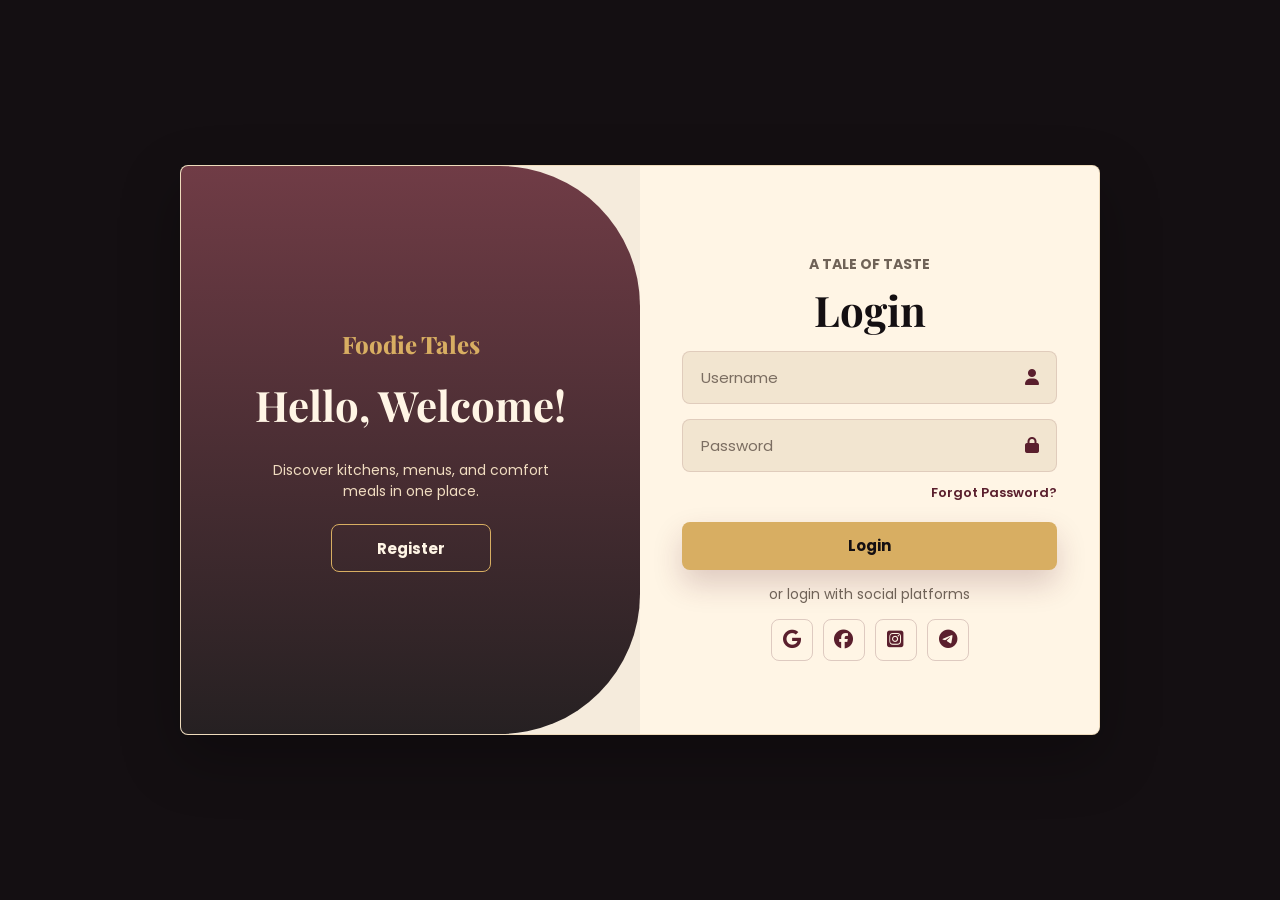
<file: index.html>
<!DOCTYPE html>
<html lang="en">
<head>
  <meta charset="UTF-8">
  <meta name="viewport" content="width=device-width, initial-scale=1.0">
  <title>Foodie Tales</title>
  <meta http-equiv="refresh" content="0; url=html/login.html">
  <link rel="canonical" href="html/login.html">
  <script>
    window.location.replace("html/login.html");
  </script>
</head>
<body>
  <p><a href="html/login.html">Continue to Foodie Tales</a></p>
</body>
</html>
</file>
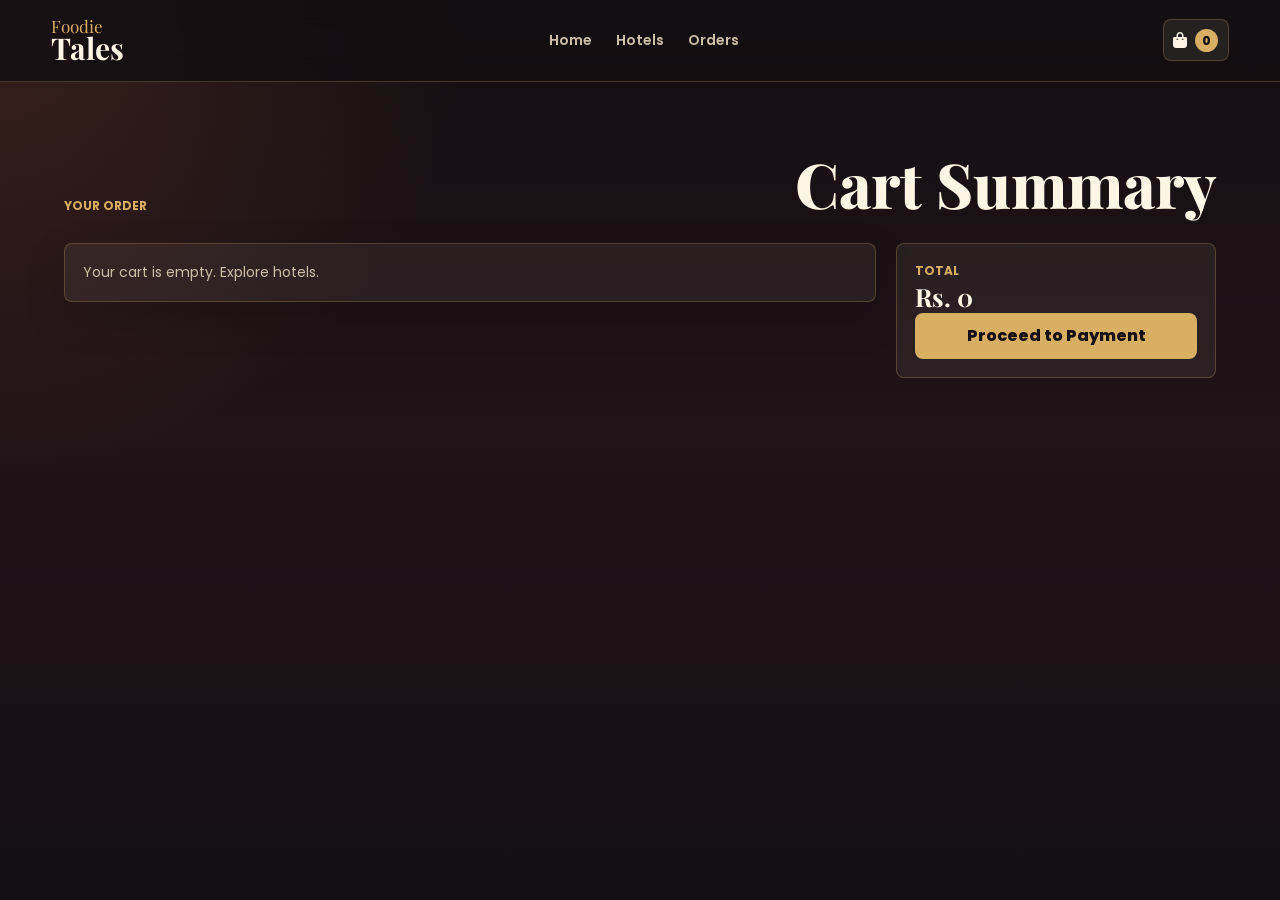
<file: html/cart.html>
<!DOCTYPE html>
<html lang="en">
<head>
  <meta charset="UTF-8">
  <meta name="viewport" content="width=device-width, initial-scale=1.0">
  <title>Foodie Tales | Cart</title>
  <link rel="stylesheet" href="https://cdnjs.cloudflare.com/ajax/libs/font-awesome/6.4.0/css/all.min.css">
  <link rel="stylesheet" href="../css/common.css">
  <link rel="stylesheet" href="../css/cart.css">
</head>
<body class="app-screen">
  <header class="site-header">
    <a class="logo" href="index.html"><span>Foodie</span><strong>Tales</strong></a>
    <nav class="top-nav">
      <a href="index.html">Home</a>
      <a href="resturant.html">Hotels</a>
      <a href="orders.html">Orders</a>
    </nav>
    <a class="header-cart" href="cart.html" aria-label="View cart"><i class="fa-solid fa-bag-shopping"></i><span data-cart-count>0</span></a>
  </header>

  <main class="page-section">
    <div class="section-heading">
      <p class="eyebrow">Your Order</p>
      <h1>Cart Summary</h1>
    </div>
    <section class="cart-page-grid">
      <div class="cart-card" id="cartList"></div>
      <aside class="cart-panel">
        <p class="eyebrow">Total</p>
        <h3 id="cartTotal">Rs. 0</h3>
        <a class="checkout-btn" href="payment.html">Proceed to Payment</a>
      </aside>
    </section>
  </main>

  <script src="../js/common.js"></script>
  <script src="../js/cart.js"></script>
</body>
</html>
</file>
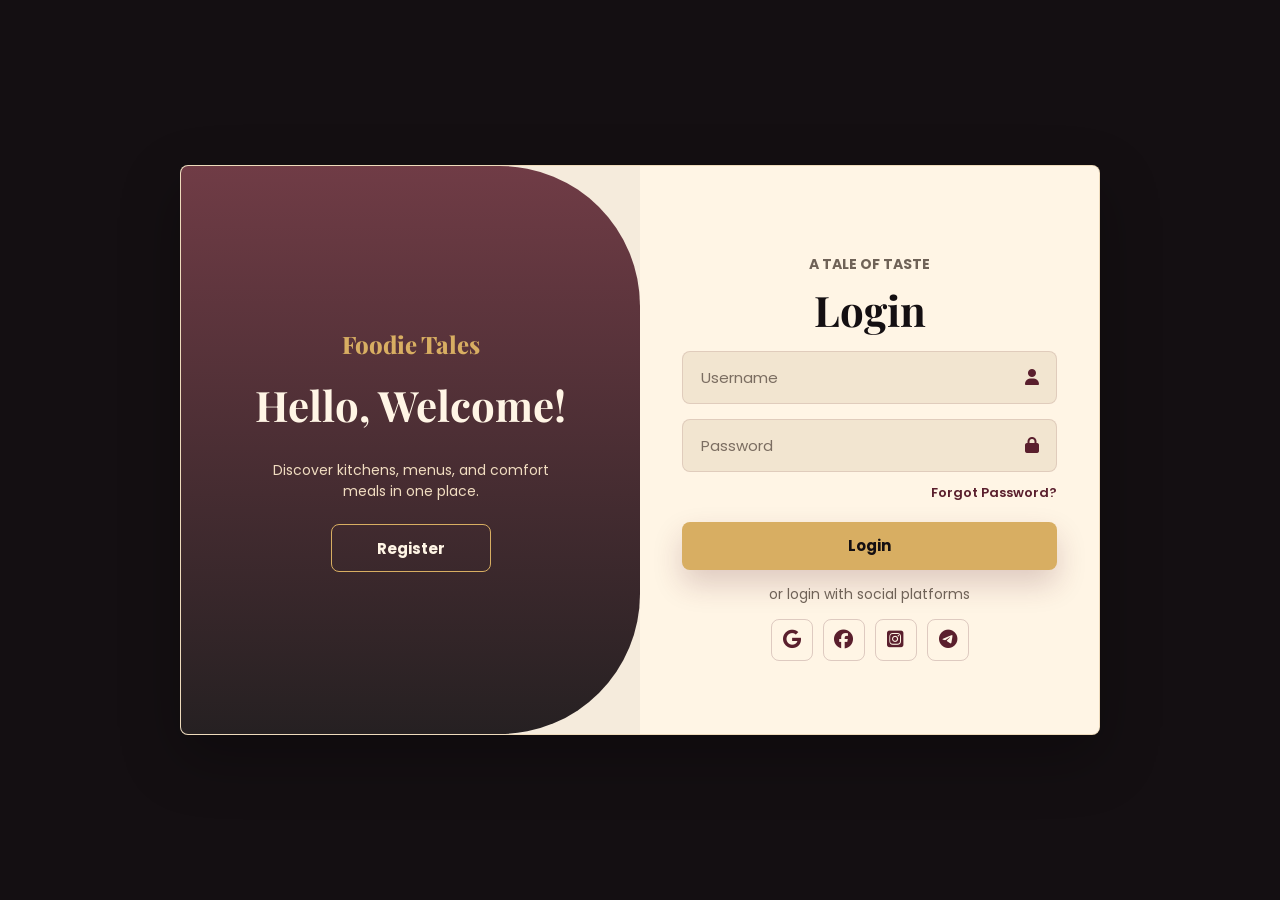
<file: html/login.html>
<!DOCTYPE html>
<html lang="en">
<head>
  <meta charset="UTF-8">
  <meta name="viewport" content="width=device-width, initial-scale=1.0">
  <title>Foodie Tales | Login</title>
  <link rel="stylesheet" href="https://cdnjs.cloudflare.com/ajax/libs/font-awesome/6.4.0/css/all.min.css">
  <link rel="stylesheet" href="../css/common.css">
  <link rel="stylesheet" href="../css/auth.css">
  <link rel="stylesheet" href="../css/login.css">
</head>
<body>
  <main class="auth-screen">
    <div class="container" id="authCard">
      <div class="form-box login">
        <form class="auth-form">
          <p class="eyebrow">A Tale of Taste</p>
          <h1>Login</h1>
          <div class="input-box">
            <input type="text" placeholder="Username" required>
            <i class="fa-solid fa-user"></i>
          </div>
          <div class="input-box">
            <input type="password" placeholder="Password" required>
            <i class="fa-solid fa-lock"></i>
          </div>
          <div class="forgot-link"><a href="#">Forgot Password?</a></div>
          <button type="submit" class="btn">Login</button>
          <p>or login with social platforms</p>
          <div class="social-icons">
            <a href="#" aria-label="Google"><i class="fa-brands fa-google"></i></a>
            <a href="#" aria-label="Facebook"><i class="fa-brands fa-facebook"></i></a>
            <a href="#" aria-label="Instagram"><i class="fa-brands fa-square-instagram"></i></a>
            <a href="#" aria-label="Telegram"><i class="fa-brands fa-telegram"></i></a>
          </div>
        </form>
      </div>

      <div class="form-box register">
        <form class="auth-form">
          <p class="eyebrow">Join the Table</p>
          <h1>Register</h1>
          <div class="input-box">
            <input type="text" placeholder="Username" required>
            <i class="fa-solid fa-user"></i>
          </div>
          <div class="input-box">
            <input type="email" placeholder="Email" required>
            <i class="fa-solid fa-envelope"></i>
          </div>
          <div class="input-box">
            <input type="password" placeholder="Password" required>
            <i class="fa-solid fa-lock"></i>
          </div>
          <div class="input-box">
            <input type="tel" placeholder="Phone Number" required>
            <i class="fa-solid fa-phone"></i>
          </div>
          <button type="submit" class="btn">Register</button>
          <p>or register with social platforms</p>
          <div class="social-icons">
            <a href="#" aria-label="Google"><i class="fa-brands fa-google"></i></a>
            <a href="#" aria-label="Facebook"><i class="fa-brands fa-facebook"></i></a>
            <a href="#" aria-label="Instagram"><i class="fa-brands fa-square-instagram"></i></a>
            <a href="#" aria-label="Telegram"><i class="fa-brands fa-telegram"></i></a>
          </div>
        </form>
      </div>

      <div class="toggle-box">
        <div class="toggle-panel toggle-left">
          <span class="brand-mark">Foodie Tales</span>
          <h1>Hello, Welcome!</h1>
          <p>Discover kitchens, menus, and comfort meals in one place.</p>
          <button class="btn register-btn">Register</button>
        </div>
        <div class="toggle-panel toggle-right">
          <span class="brand-mark">Foodie Tales</span>
          <h1>Welcome Back!</h1>
          <p>Already have an account? Login here.</p>
          <button class="btn login-btn">Login</button>
        </div>
      </div>
    </div>
  </main>

  <script src="../js/login.js"></script>
</body>
</html>
</file>
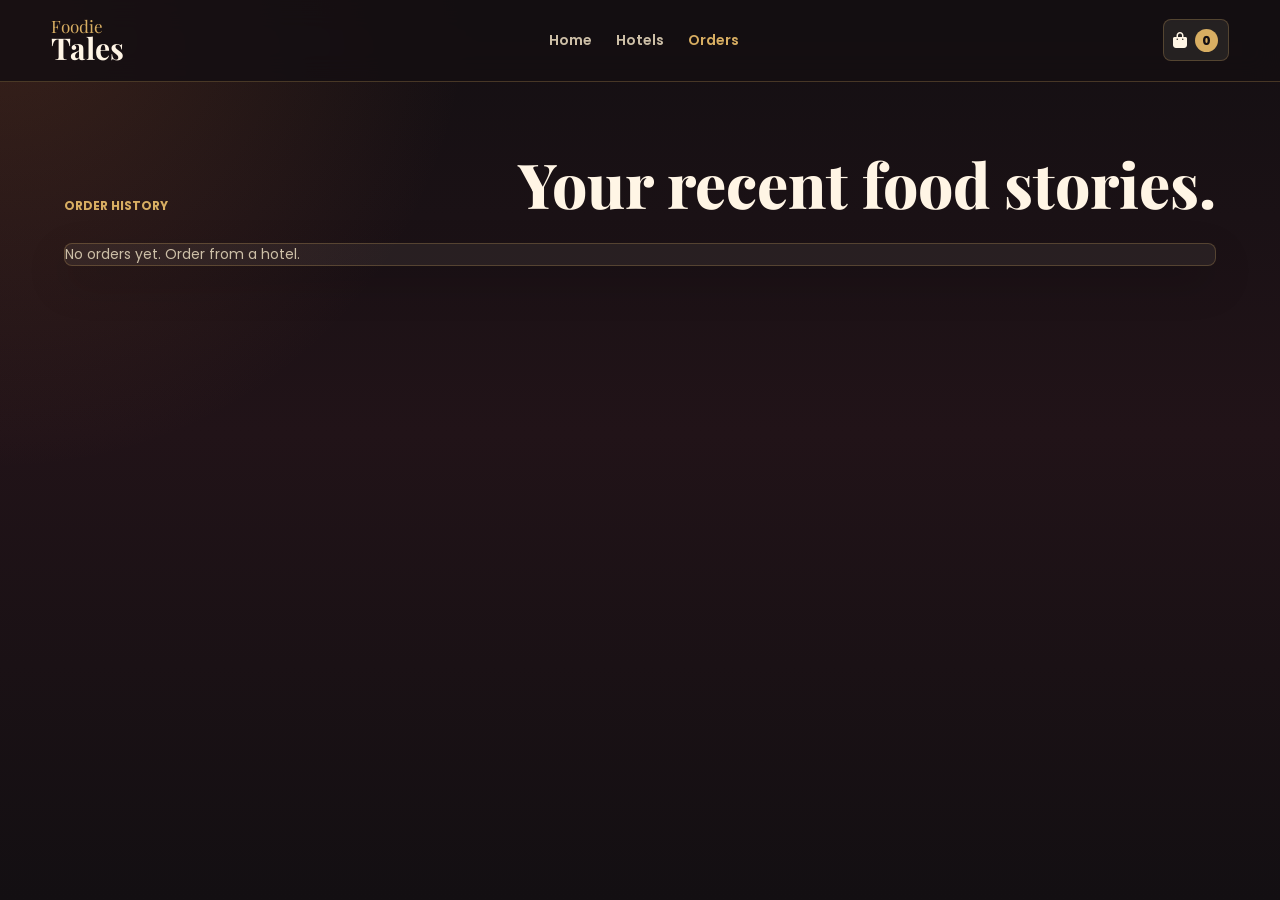
<file: html/orders.html>
<!DOCTYPE html>
<html lang="en">
<head>
  <meta charset="UTF-8">
  <meta name="viewport" content="width=device-width, initial-scale=1.0">
  <title>Foodie Tales | Orders</title>
  <link rel="stylesheet" href="https://cdnjs.cloudflare.com/ajax/libs/font-awesome/6.4.0/css/all.min.css">
  <link rel="stylesheet" href="../css/common.css">
  <link rel="stylesheet" href="../css/orders.css">
</head>
<body class="app-screen">
  <header class="site-header">
    <a class="logo" href="index.html"><span>Foodie</span><strong>Tales</strong></a>
    <nav class="top-nav">
      <a href="index.html">Home</a>
      <a href="resturant.html">Hotels</a>
      <a class="active" href="orders.html">Orders</a>
    </nav>
    <a class="header-cart" href="cart.html" aria-label="View cart"><i class="fa-solid fa-bag-shopping"></i><span data-cart-count>0</span></a>
  </header>

  <main class="page-section">
    <div class="section-heading">
      <p class="eyebrow">Order History</p>
      <h1>Your recent food stories.</h1>
    </div>
    <div class="orders-list" id="ordersList"></div>
  </main>

  <script src="../js/common.js"></script>
  <script src="../js/orders.js"></script>
</body>
</html>
</file>
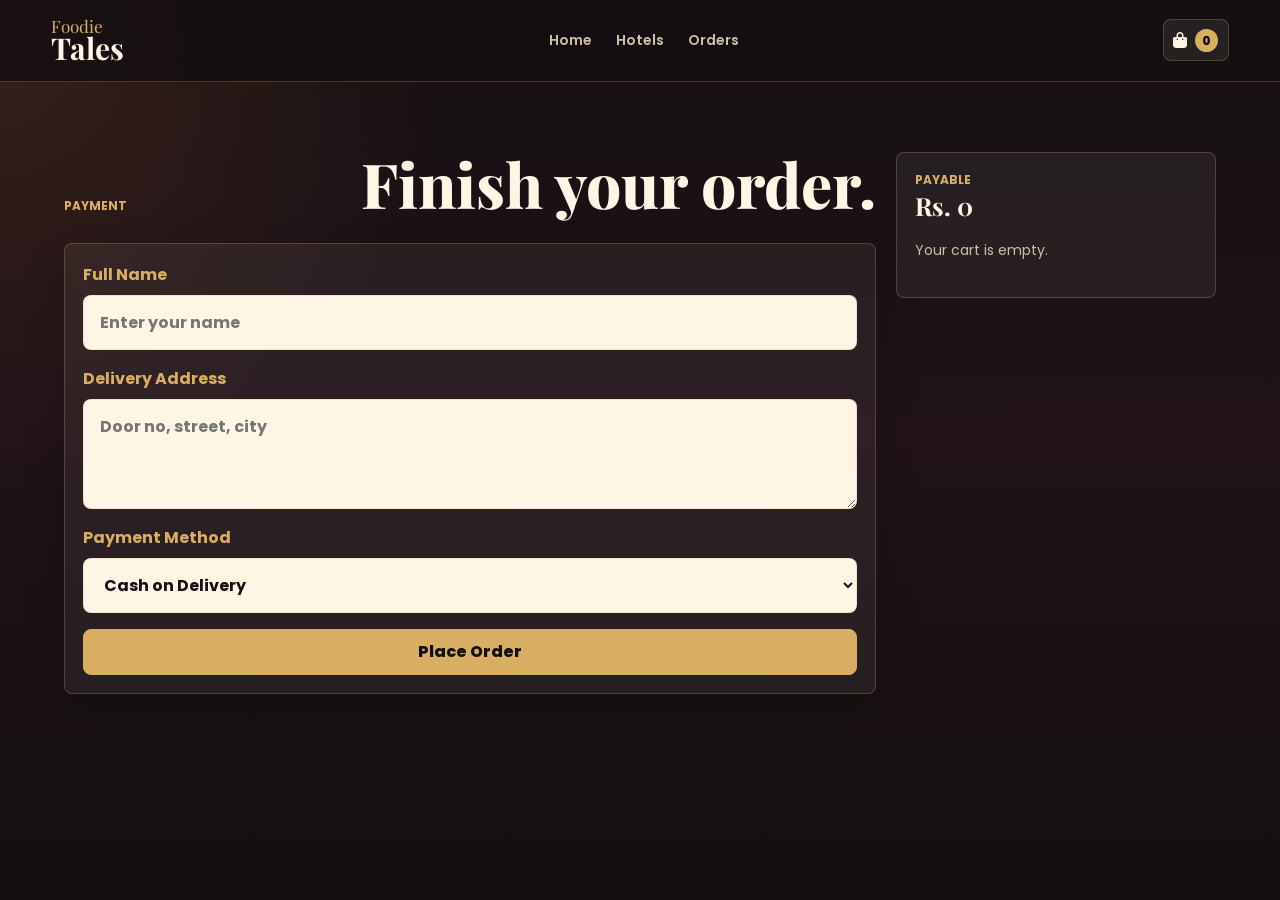
<file: html/payment.html>
<!DOCTYPE html>
<html lang="en">
<head>
  <meta charset="UTF-8">
  <meta name="viewport" content="width=device-width, initial-scale=1.0">
  <title>Foodie Tales | Payment</title>
  <link rel="stylesheet" href="https://cdnjs.cloudflare.com/ajax/libs/font-awesome/6.4.0/css/all.min.css">
  <link rel="stylesheet" href="../css/common.css">
  <link rel="stylesheet" href="../css/payment.css">
</head>
<body class="app-screen">
  <header class="site-header">
    <a class="logo" href="index.html"><span>Foodie</span><strong>Tales</strong></a>
    <nav class="top-nav">
      <a href="index.html">Home</a>
      <a href="resturant.html">Hotels</a>
      <a href="orders.html">Orders</a>
    </nav>
    <a class="header-cart" href="cart.html" aria-label="View cart"><i class="fa-solid fa-bag-shopping"></i><span data-cart-count>0</span></a>
  </header>

  <main class="page-section payment-page-grid">
    <section>
      <div class="section-heading">
        <p class="eyebrow">Payment</p>
        <h1>Finish your order.</h1>
      </div>
      <form class="payment-card form-grid" id="paymentForm">
        <label>Full Name<input name="name" type="text" required placeholder="Enter your name"></label>
        <label>Delivery Address<textarea name="address" required placeholder="Door no, street, city"></textarea></label>
        <label>Payment Method<select name="paymentMethod" required><option>Cash on Delivery</option><option>UPI</option><option>Card</option></select></label>
        <button class="button" type="submit">Place Order</button>
      </form>
    </section>
    <aside class="cart-panel">
      <p class="eyebrow">Payable</p>
      <h3 id="paymentTotal">Rs. 0</h3>
      <div id="paymentItems" class="cart-items"></div>
    </aside>
  </main>

  <script src="../js/common.js"></script>
  <script src="../js/payment.js"></script>
</body>
</html>
</file>
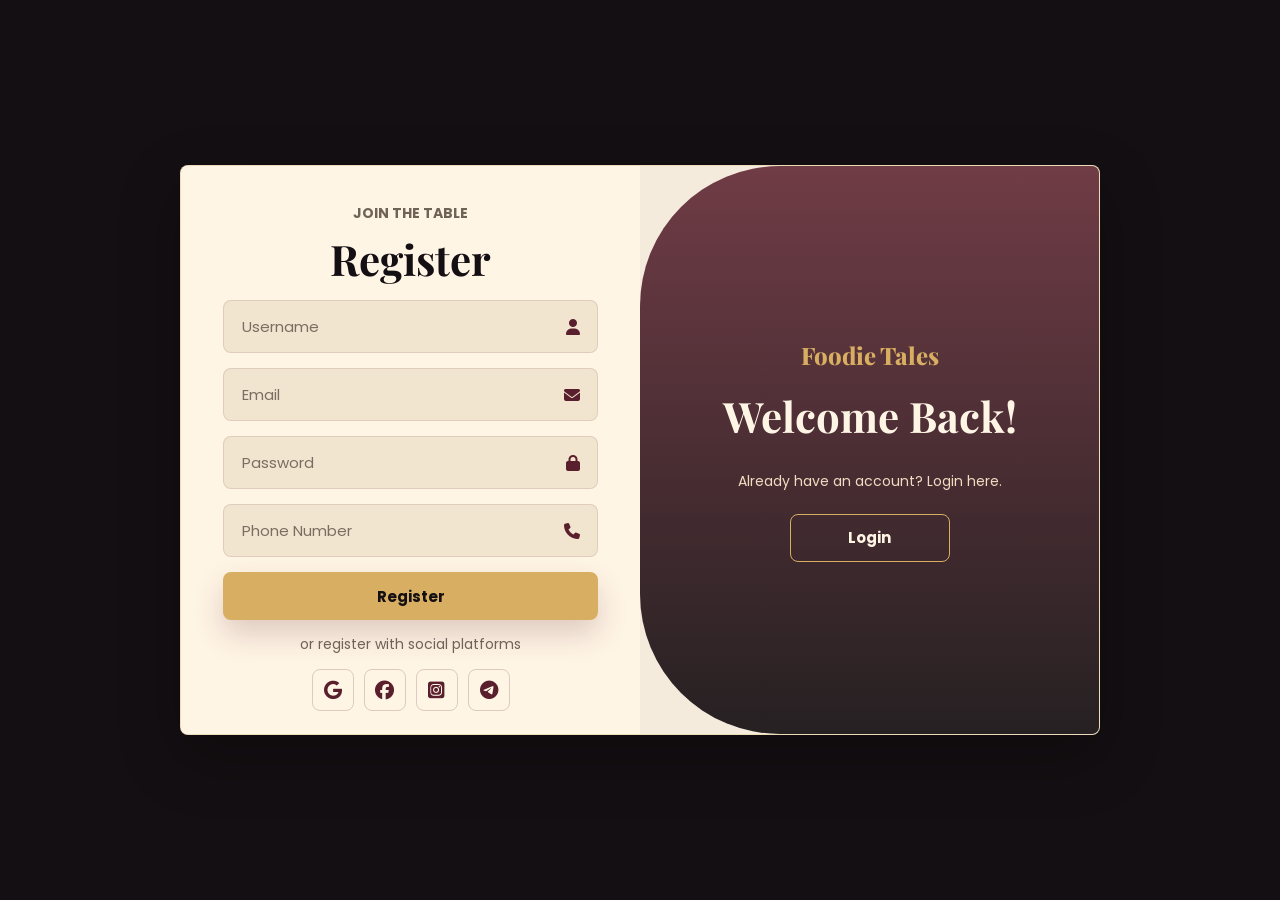
<file: html/register.html>
<!DOCTYPE html>
<html lang="en">
<head>
  <meta charset="UTF-8">
  <meta name="viewport" content="width=device-width, initial-scale=1.0">
  <title>Foodie Tales | Register</title>
  <link rel="stylesheet" href="https://cdnjs.cloudflare.com/ajax/libs/font-awesome/6.4.0/css/all.min.css">
  <link rel="stylesheet" href="../css/common.css">
  <link rel="stylesheet" href="../css/auth.css">
  <link rel="stylesheet" href="../css/register.css">
</head>
<body>
  <main class="auth-screen">
    <div class="container active" id="authCard">
      <div class="form-box login">
        <form class="auth-form">
          <p class="eyebrow">A Tale of Taste</p>
          <h1>Login</h1>
          <div class="input-box">
            <input type="text" placeholder="Username" required>
            <i class="fa-solid fa-user"></i>
          </div>
          <div class="input-box">
            <input type="password" placeholder="Password" required>
            <i class="fa-solid fa-lock"></i>
          </div>
          <div class="forgot-link"><a href="#">Forgot Password?</a></div>
          <button type="submit" class="btn">Login</button>
          <p>or login with social platforms</p>
          <div class="social-icons">
            <a href="#" aria-label="Google"><i class="fa-brands fa-google"></i></a>
            <a href="#" aria-label="Facebook"><i class="fa-brands fa-facebook"></i></a>
            <a href="#" aria-label="Instagram"><i class="fa-brands fa-square-instagram"></i></a>
            <a href="#" aria-label="Telegram"><i class="fa-brands fa-telegram"></i></a>
          </div>
        </form>
      </div>

      <div class="form-box register">
        <form class="auth-form">
          <p class="eyebrow">Join the Table</p>
          <h1>Register</h1>
          <div class="input-box">
            <input type="text" placeholder="Username" required>
            <i class="fa-solid fa-user"></i>
          </div>
          <div class="input-box">
            <input type="email" placeholder="Email" required>
            <i class="fa-solid fa-envelope"></i>
          </div>
          <div class="input-box">
            <input type="password" placeholder="Password" required>
            <i class="fa-solid fa-lock"></i>
          </div>
          <div class="input-box">
            <input type="tel" placeholder="Phone Number" required>
            <i class="fa-solid fa-phone"></i>
          </div>
          <button type="submit" class="btn">Register</button>
          <p>or register with social platforms</p>
          <div class="social-icons">
            <a href="#" aria-label="Google"><i class="fa-brands fa-google"></i></a>
            <a href="#" aria-label="Facebook"><i class="fa-brands fa-facebook"></i></a>
            <a href="#" aria-label="Instagram"><i class="fa-brands fa-square-instagram"></i></a>
            <a href="#" aria-label="Telegram"><i class="fa-brands fa-telegram"></i></a>
          </div>
        </form>
      </div>

      <div class="toggle-box">
        <div class="toggle-panel toggle-left">
          <span class="brand-mark">Foodie Tales</span>
          <h1>Hello, Welcome!</h1>
          <p>Discover kitchens, menus, and comfort meals in one place.</p>
          <button class="btn register-btn">Register</button>
        </div>
        <div class="toggle-panel toggle-right">
          <span class="brand-mark">Foodie Tales</span>
          <h1>Welcome Back!</h1>
          <p>Already have an account? Login here.</p>
          <button class="btn login-btn">Login</button>
        </div>
      </div>
    </div>
  </main>

  <script src="../js/register.js"></script>
</body>
</html>
</file>
<file: css/common.css>
@import url("https://fonts.googleapis.com/css2?family=Playfair+Display:wght@600;700;800&family=Poppins:wght@300;400;500;600;700&display=swap");

:root {
  --ink: #140f12;
  --ink-soft: #21181c;
  --wine: #5a1f2d;
  --terracotta: #b65f35;
  --gold: #d8ae62;
  --cream: #fff5e5;
  --muted: #cdbfa7;
  --line: rgba(216, 174, 98, 0.26);
  --shadow: 0 22px 60px rgba(0, 0, 0, 0.28);
}

* {
  box-sizing: border-box;
  margin: 0;
  padding: 0;
}

html {
  scroll-behavior: smooth;
}

body {
  min-height: 100vh;
  color: var(--cream);
  background: var(--ink);
  font-family: "Poppins", sans-serif;
}

a {
  color: inherit;
  text-decoration: none;
}

button,
input,
select,
textarea {
  font: inherit;
}

button {
  cursor: pointer;
}

.eyebrow {
  color: var(--gold);
  font-size: 12px;
  font-weight: 700;
  text-transform: uppercase;
}

.app-screen {
  min-height: 100vh;
  background:
    radial-gradient(circle at top left, rgba(182, 95, 53, 0.22), transparent 30%),
    linear-gradient(180deg, #130f12 0%, #211318 48%, #130f12 100%);
}

.site-header {
  position: sticky;
  top: 0;
  z-index: 20;
  display: flex;
  align-items: center;
  justify-content: space-between;
  gap: 22px;
  padding: 18px clamp(18px, 4vw, 56px);
  border-bottom: 1px solid var(--line);
  background: rgba(20, 15, 18, 0.86);
  backdrop-filter: blur(14px);
}

.logo {
  display: inline-flex;
  flex-direction: column;
  color: var(--cream);
  font-family: "Playfair Display", serif;
  line-height: 0.95;
}

.logo span {
  color: var(--gold);
  font-size: 17px;
}

.logo strong {
  font-size: 30px;
}

.top-nav {
  display: flex;
  gap: 24px;
  color: var(--muted);
  font-size: 14px;
  font-weight: 600;
}

.top-nav a:hover,
.top-nav a.active {
  color: var(--gold);
}

.header-cart,
.back-button,
.hero-action,
.checkout-btn,
.add-btn,
.category-pill,
.button {
  display: inline-flex;
  align-items: center;
  justify-content: center;
  gap: 8px;
  border-radius: 8px;
  border: 1px solid var(--line);
}

.header-cart {
  min-width: 66px;
  height: 42px;
  color: var(--cream);
  background: rgba(255, 245, 229, 0.08);
}

.header-cart span {
  color: var(--ink);
  min-width: 23px;
  height: 23px;
  border-radius: 50%;
  background: var(--gold);
  font-size: 12px;
  font-weight: 800;
  line-height: 23px;
  text-align: center;
}

.button {
  min-height: 46px;
  padding: 0 20px;
  color: var(--ink);
  border-color: var(--gold);
  background: var(--gold);
  font-weight: 800;
}

.hero {
  position: relative;
  min-height: 660px;
  display: grid;
  align-items: end;
  padding: 112px clamp(20px, 6vw, 80px) 76px;
  overflow: hidden;
}

.hero-media {
  position: absolute;
  inset: 0;
  background:
    linear-gradient(90deg, rgba(20, 15, 18, 0.94) 0%, rgba(20, 15, 18, 0.58) 48%, rgba(20, 15, 18, 0.18) 100%),
    url("https://images.unsplash.com/photo-1567188040759-fb8a883dc6d8?auto=format&fit=crop&w=1800&q=80") center/cover;
}

.hero-content {
  position: relative;
  max-width: 740px;
}

.hero-content h1,
.section-heading h1,
.section-heading h2,
.menu-hero h2,
.footer h2 {
  font-family: "Playfair Display", serif;
  font-weight: 800;
  line-height: 1.02;
}

.hero-content h1 {
  margin: 16px 0 20px;
  font-size: clamp(48px, 8vw, 96px);
}

.hero-content p:not(.eyebrow) {
  max-width: 610px;
  color: #ead7bb;
  font-size: 18px;
  line-height: 1.8;
}

.hero-action {
  width: fit-content;
  min-height: 50px;
  margin-top: 28px;
  padding: 0 22px;
  color: var(--ink);
  background: var(--gold);
  font-weight: 800;
}

.hero-note {
  position: absolute;
  right: clamp(18px, 5vw, 70px);
  bottom: 58px;
  display: grid;
  width: 152px;
  height: 152px;
  place-items: center;
  padding: 20px;
  border: 1px solid var(--line);
  border-radius: 50%;
  background: rgba(20, 15, 18, 0.72);
  text-align: center;
}

.hero-note span {
  color: var(--gold);
  font-family: "Playfair Display", serif;
  font-size: 46px;
  font-weight: 800;
}

.hero-note small {
  color: var(--muted);
}

.intro-band {
  display: grid;
  grid-template-columns: repeat(4, 1fr);
  border-block: 1px solid var(--line);
  background: rgba(255, 245, 229, 0.04);
}

.intro-band p {
  padding: 18px;
  color: var(--gold);
  border-right: 1px solid var(--line);
  text-align: center;
  font-weight: 700;
}

.intro-band p:last-child {
  border-right: 0;
}

.content-section,
.menu-view,
.footer,
.page-section {
  padding: 70px clamp(18px, 5vw, 70px);
}

.section-heading {
  display: flex;
  align-items: end;
  justify-content: space-between;
  gap: 24px;
  margin-bottom: 28px;
}

.section-heading h1,
.section-heading h2 {
  max-width: 760px;
  font-size: clamp(34px, 5vw, 62px);
}

.hotel-grid,
.signature-grid {
  display: grid;
  grid-template-columns: repeat(3, minmax(0, 1fr));
  gap: 20px;
}

.hotel-card,
.dish-card,
.signature-card,
.cart-card,
.order-card,
.payment-card {
  overflow: hidden;
  border: 1px solid var(--line);
  border-radius: 8px;
  background: rgba(255, 245, 229, 0.06);
  box-shadow: 0 16px 40px rgba(0, 0, 0, 0.18);
}

.hotel-card {
  color: inherit;
  text-align: left;
  transition: transform 0.2s ease, border-color 0.2s ease;
}

.hotel-card:hover {
  transform: translateY(-4px);
  border-color: var(--gold);
}

.hotel-card img,
.signature-card img,
.dish-card img {
  display: block;
  width: 100%;
  object-fit: cover;
}

.hotel-card img,
.signature-card img {
  height: 230px;
}

.card-body {
  padding: 18px;
}

.card-meta {
  display: flex;
  align-items: center;
  justify-content: space-between;
  gap: 12px;
  margin-bottom: 10px;
  color: var(--gold);
  font-size: 13px;
  font-weight: 700;
}

.card-body h3,
.cart-panel h3 {
  color: var(--cream);
  font-family: "Playfair Display", serif;
  font-size: 25px;
}

.card-body p {
  margin: 10px 0 16px;
  color: var(--muted);
  line-height: 1.65;
}

.tag-row {
  display: flex;
  flex-wrap: wrap;
  gap: 8px;
}

.tag-row span {
  padding: 7px 10px;
  color: #f4dec0;
  border: 1px solid rgba(216, 174, 98, 0.24);
  border-radius: 999px;
  background: rgba(216, 174, 98, 0.08);
  font-size: 12px;
}

.menu-view {
  border-top: 1px solid var(--line);
  background: #170f13;
}

.back-button {
  min-height: 42px;
  margin-bottom: 22px;
  padding: 0 16px;
  color: var(--cream);
  background: rgba(255, 245, 229, 0.08);
}

.menu-hero {
  min-height: 310px;
  display: flex;
  align-items: end;
  padding: 30px;
  border: 1px solid var(--line);
  border-radius: 8px;
  background-position: center;
  background-size: cover;
  box-shadow: var(--shadow);
}

.menu-hero-content {
  max-width: 680px;
}

.menu-hero h2 {
  margin: 8px 0 10px;
  font-size: clamp(38px, 5vw, 68px);
}

.menu-hero p {
  color: #ead7bb;
  line-height: 1.7;
}

.menu-layout {
  display: grid;
  grid-template-columns: 210px minmax(0, 1fr) 290px;
  gap: 20px;
  margin-top: 22px;
  align-items: start;
}

.category-panel,
.cart-panel {
  position: sticky;
  top: 92px;
  padding: 18px;
  border: 1px solid var(--line);
  border-radius: 8px;
  background: rgba(255, 245, 229, 0.06);
}

.category-list {
  display: grid;
  gap: 10px;
  margin-top: 14px;
}

.category-pill {
  min-height: 42px;
  padding: 0 14px;
  color: var(--muted);
  background: transparent;
  text-align: left;
}

.category-pill.active,
.category-pill:hover {
  color: var(--ink);
  border-color: var(--gold);
  background: var(--gold);
}

.menu-items {
  display: grid;
  grid-template-columns: repeat(2, minmax(0, 1fr));
  gap: 16px;
}

.dish-card {
  display: grid;
  grid-template-columns: 132px minmax(0, 1fr);
  min-height: 166px;
}

.dish-card img {
  height: 100%;
  min-height: 166px;
}

.dish-card .card-body {
  display: flex;
  flex-direction: column;
}

.dish-card h3 {
  font-size: 21px;
}

.price-line {
  display: flex;
  align-items: center;
  justify-content: space-between;
  gap: 12px;
  margin-top: auto;
}

.price-line strong {
  color: var(--gold);
  font-size: 18px;
}

.add-btn {
  min-height: 38px;
  padding: 0 12px;
  color: var(--ink);
  border-color: var(--gold);
  background: var(--gold);
  font-weight: 800;
}

.cart-items {
  display: grid;
  gap: 10px;
  margin: 18px 0;
}

.empty-cart,
.cart-line {
  color: var(--muted);
  font-size: 14px;
  line-height: 1.5;
}

.cart-line {
  display: flex;
  justify-content: space-between;
  gap: 12px;
  padding-bottom: 10px;
  border-bottom: 1px solid rgba(216, 174, 98, 0.16);
}

.cart-total {
  display: flex;
  justify-content: space-between;
  margin: 18px 0;
  padding-top: 16px;
  border-top: 1px solid var(--line);
}

.cart-total strong {
  color: var(--gold);
}

.checkout-btn {
  width: 100%;
  min-height: 46px;
  color: var(--ink);
  border: 0;
  background: var(--gold);
  font-weight: 800;
}

.form-grid {
  display: grid;
  gap: 16px;
}

.form-grid label {
  display: grid;
  gap: 8px;
  color: var(--gold);
  font-weight: 700;
}

.form-grid input,
.form-grid textarea,
.form-grid select {
  width: 100%;
  padding: 14px 16px;
  color: var(--ink);
  border: 1px solid var(--line);
  border-radius: 8px;
  outline: none;
  background: var(--cream);
}

.form-grid textarea {
  min-height: 110px;
  resize: vertical;
}

.footer {
  display: flex;
  align-items: end;
  justify-content: space-between;
  gap: 24px;
  border-top: 1px solid var(--line);
  background: #110d10;
}

.footer h2 {
  max-width: 640px;
  margin-top: 10px;
  font-size: clamp(30px, 5vw, 56px);
}

.footer p:last-child {
  color: var(--muted);
}

@media screen and (max-width: 1080px) {
  .hotel-grid,
  .signature-grid {
    grid-template-columns: repeat(2, minmax(0, 1fr));
  }

  .menu-layout {
    grid-template-columns: 180px minmax(0, 1fr);
  }

  .cart-panel {
    position: static;
    grid-column: 1 / -1;
  }
}

@media screen and (max-width: 760px) {
  .site-header {
    align-items: start;
  }

  .top-nav {
    display: none;
  }

  .hero {
    min-height: 610px;
    padding-top: 86px;
  }

  .hero-note {
    position: relative;
    right: auto;
    bottom: auto;
    width: 118px;
    height: 118px;
    margin-top: 28px;
  }

  .hero-note span {
    font-size: 34px;
  }

  .intro-band,
  .hotel-grid,
  .signature-grid,
  .menu-layout,
  .menu-items {
    grid-template-columns: 1fr;
  }

  .intro-band p {
    border-right: 0;
    border-bottom: 1px solid var(--line);
  }

  .section-heading,
  .footer {
    display: block;
  }

  .category-panel {
    position: static;
  }

  .category-list {
    display: flex;
    overflow-x: auto;
    padding-bottom: 4px;
  }

  .category-pill {
    white-space: nowrap;
  }

  .dish-card {
    grid-template-columns: 112px minmax(0, 1fr);
  }
}

@media screen and (max-width: 480px) {
  .hero-content h1 {
    font-size: 42px;
  }

  .menu-hero {
    padding: 20px;
  }

  .dish-card {
    grid-template-columns: 1fr;
  }

  .dish-card img {
    height: 190px;
  }
}
</file>
<file: css/cart.css>
.cart-page-grid,
.payment-page-grid {
  display: grid;
  grid-template-columns: minmax(0, 1fr) 320px;
  gap: 20px;
  align-items: start;
}

.cart-card,
.payment-card,
.order-card {
  padding: 18px;
}

.cart-row {
  display: grid;
  grid-template-columns: 110px minmax(0, 1fr) auto;
  gap: 16px;
  align-items: center;
  padding: 14px;
  border-bottom: 1px solid rgba(216, 174, 98, 0.16);
}

.cart-row img {
  width: 110px;
  height: 88px;
  border-radius: 8px;
  object-fit: cover;
}

.qty-controls {
  display: flex;
  align-items: center;
  gap: 8px;
  margin-top: 10px;
}

.qty-controls button {
  width: 32px;
  height: 32px;
  color: var(--cream);
  border: 1px solid var(--line);
  border-radius: 8px;
  background: transparent;
}

@media screen and (max-width: 760px) {
  .cart-page-grid,
  .payment-page-grid,
  .cart-row {
    grid-template-columns: 1fr;
  }

  .cart-row img {
    width: 100%;
    height: 190px;
  }
}
</file>
<file: css/auth.css>
.auth-screen {
  position: relative;
  display: flex;
  align-items: center;
  justify-content: center;
  min-height: 100vh;
  padding: 20px;
  overflow: hidden;
  background:
    linear-gradient(rgba(20, 15, 18, 0.62), rgba(20, 15, 18, 0.88)),
    url("https://images.unsplash.com/photo-1504674900247-0877df9cc836?auto=format&fit=crop&w=1600&q=80") center/cover;
}

.auth-screen::before {
  content: "";
  position: absolute;
  inset: 0;
  background: rgba(0, 0, 0, 0);
  transition: background 0.35s ease;
  pointer-events: none;
}

.auth-screen:has(.container:hover)::before {
  background: rgba(0, 0, 0, 0.28);
}

.container {
  position: relative;
  width: min(920px, 100%);
  height: 570px;
  overflow: hidden;
  border: 1px solid var(--line);
  border-radius: 8px;
  background: rgba(255, 245, 229, 0.96);
  box-shadow: var(--shadow);
  transition: border-color 0.35s ease, box-shadow 0.35s ease, transform 0.35s ease;
}

.container:hover {
  border-color: rgba(216, 174, 98, 0.85);
  box-shadow:
    0 0 26px rgba(216, 174, 98, 0.56),
    0 0 70px rgba(216, 174, 98, 0.28),
    var(--shadow);
  transform: translateY(-2px);
}

.container h1 {
  margin: 4px 0 20px;
  color: var(--ink);
  font-family: "Playfair Display", serif;
  font-size: 42px;
  line-height: 1;
}

.container p {
  margin: 14px 0;
  color: #6f6257;
  font-size: 14px;
}

.brand-mark {
  margin-bottom: 20px;
  color: var(--gold);
  font-family: "Playfair Display", serif;
  font-size: 24px;
  font-weight: 800;
}

form {
  width: 100%;
}

.form-box {
  position: absolute;
  right: 0;
  z-index: 1;
  display: flex;
  align-items: center;
  width: 50%;
  height: 100%;
  padding: 42px;
  color: var(--ink);
  text-align: center;
  background: var(--cream);
  transition: 0.6s ease-in-out 1.2s, visibility 0s 1s;
}

.container.active .form-box {
  right: 50%;
}

.form-box.register {
  visibility: hidden;
}

.container.active .form-box.register {
  visibility: visible;
}

.input-box {
  position: relative;
  margin: 15px 0;
}

.input-box input {
  width: 100%;
  padding: 14px 48px 14px 18px;
  color: var(--ink);
  border: 1px solid rgba(90, 31, 45, 0.12);
  border-radius: 8px;
  outline: none;
  background: #f2e5d0;
  font-size: 15px;
  font-weight: 500;
}

.input-box input:focus {
  border-color: var(--gold);
  box-shadow: 0 0 0 3px rgba(216, 174, 98, 0.18);
}

.input-box input::placeholder {
  color: #7b6d61;
  font-weight: 400;
}

.input-box i {
  position: absolute;
  top: 50%;
  right: 18px;
  color: var(--wine);
  transform: translateY(-50%);
}

.forgot-link {
  margin: -8px 0 18px;
  text-align: right;
}

.forgot-link a {
  color: var(--wine);
  font-size: 13px;
  font-weight: 600;
}

.btn {
  width: 100%;
  height: 48px;
  color: var(--ink);
  border: 0;
  border-radius: 8px;
  background: var(--gold);
  box-shadow: 0 14px 30px rgba(90, 31, 45, 0.2);
  font-size: 15px;
  font-weight: 700;
  transition: transform 0.2s ease, background-color 0.2s ease;
}

.btn:hover {
  background: #efc878;
  transform: translateY(-1px);
}

.social-icons {
  display: flex;
  justify-content: center;
  gap: 10px;
}

.social-icons a {
  display: inline-flex;
  align-items: center;
  justify-content: center;
  width: 42px;
  height: 42px;
  color: var(--wine);
  border: 1px solid rgba(90, 31, 45, 0.2);
  border-radius: 8px;
  font-size: 19px;
}

.social-icons a:hover {
  color: var(--ink);
  border-color: var(--gold);
  background: rgba(216, 174, 98, 0.18);
}

.toggle-box {
  position: absolute;
  width: 100%;
  height: 100%;
}

.toggle-box::before {
  content: "";
  position: absolute;
  left: -250%;
  z-index: 2;
  width: 300%;
  height: 100%;
  border-radius: 140px;
  background:
    linear-gradient(rgba(90, 31, 45, 0.86), rgba(20, 15, 18, 0.92)),
    url("https://images.unsplash.com/photo-1555939594-58d7cb561ad1?auto=format&fit=crop&w=1400&q=80") center/cover;
  transition: 1.8s ease-in-out;
}

.container.active .toggle-box::before {
  left: 50%;
}

.toggle-panel {
  position: absolute;
  z-index: 2;
  display: flex;
  flex-direction: column;
  align-items: center;
  justify-content: center;
  width: 50%;
  height: 100%;
  padding: 40px;
  color: var(--cream);
  text-align: center;
  transition: 0.6s ease-in-out;
}

.toggle-panel h1 {
  color: var(--cream);
}

.toggle-panel p {
  max-width: 280px;
  margin-bottom: 22px;
  color: #f0dcc0;
}

.toggle-panel.toggle-left {
  left: 0;
  transition-delay: 1.2s;
}

.container.active .toggle-panel.toggle-left {
  left: -50%;
  transition-delay: 0.6s;
}

.toggle-panel.toggle-right {
  right: -50%;
  transition-delay: 0.6s;
}

.container.active .toggle-panel.toggle-right {
  right: 0;
  transition-delay: 1.2s;
}

.toggle-panel .btn {
  width: 160px;
  color: var(--cream);
  border: 1px solid var(--gold);
  background: transparent;
  box-shadow: none;
}

.toggle-panel .btn:hover {
  color: var(--ink);
  background: var(--gold);
}

@media screen and (max-width: 650px) {
  .auth-screen {
    padding: 0;
  }

  .container {
    min-height: 100vh;
    height: 100vh;
    margin: 0;
    border: 0;
    border-radius: 0;
  }

  .form-box {
    bottom: 0;
    width: 100%;
    height: 70%;
    padding: 26px;
  }

  .container.active .form-box {
    right: 0;
    bottom: 30%;
  }

  .toggle-box::before {
    top: -270%;
    left: 0;
    width: 100%;
    height: 300%;
    border-radius: 20vw;
  }

  .container.active .toggle-box::before {
    top: 70%;
    left: 0;
  }

  .toggle-panel {
    width: 100%;
    height: 30%;
    padding: 22px;
  }

  .toggle-panel.toggle-left {
    top: 0;
  }

  .container.active .toggle-panel.toggle-left {
    top: -30%;
    left: 0;
  }

  .toggle-panel.toggle-right {
    right: 0;
    bottom: -30%;
  }

  .container.active .toggle-panel.toggle-right {
    bottom: 0;
  }

  .container h1 {
    font-size: 32px;
  }

  .brand-mark {
    margin-bottom: 8px;
  }
}
</file>
<file: css/login.css>
/* Page-specific file kept for login page edits. Auth design lives in auth.css. */
</file>
<file: css/orders.css>
.orders-list {
  display: grid;
  gap: 14px;
}

.order-card h3 {
  color: var(--cream);
  font-family: "Playfair Display", serif;
  font-size: 28px;
}

.order-card p,
.order-card li {
  color: var(--muted);
  line-height: 1.7;
}

.order-card ul {
  margin: 12px 0;
  padding-left: 20px;
}
</file>
<file: css/payment.css>
@import url("cart.css");
</file>
<file: css/register.css>
/* Page-specific file kept for register page edits. Auth design lives in auth.css. */
</file>
